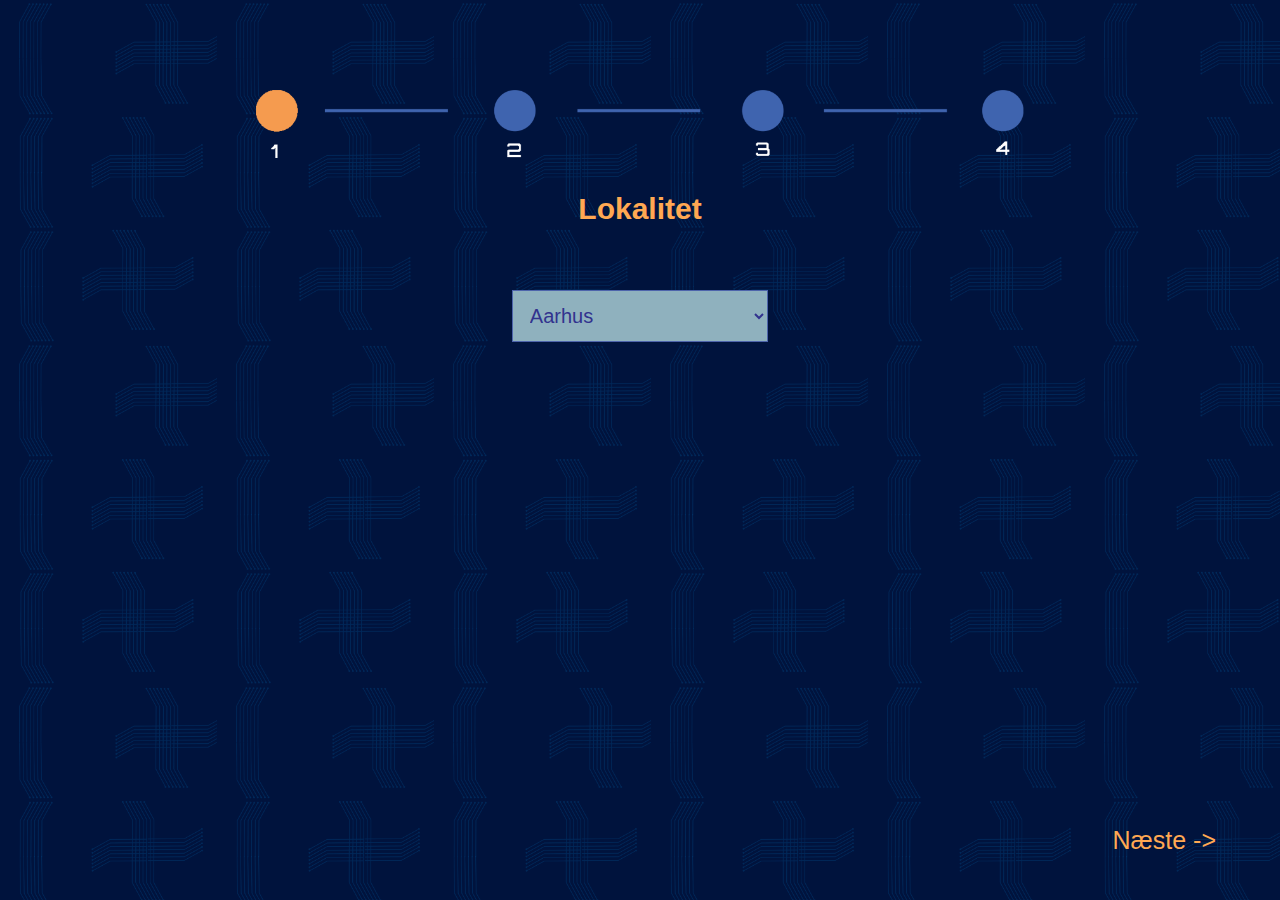
<file: booking.html>
<!DOCTYPE html>
<html lang="da">

<head>
    <meta charset="utf-8">
    <meta name="description" content="Limitless er en VR-café placeret i Aarhus og København der tilbyder massevis af spændende virtuel-reality-oplevelser, vi har noget for en hvér smag.">
    <!--HUSK AT UDFYLDE BESKRIVELSE TIL SEO -->
    <meta name="viewport" content="width=device-width, initial-scale=1.0">
    <title>Limitless</title>
    <link rel="stylesheet" href="css/style.css">
    <link rel="stylesheet" href="https://use.fontawesome.com/releases/v5.5.0/css/all.css" integrity="sha384-B4dIYHKNBt8Bc12p+WXckhzcICo0wtJAoU8YZTY5qE0Id1GSseTk6S+L3BlXeVIU" crossorigin="anonymous">
    <script src="https://ajax.googleapis.com/ajax/libs/jquery/3.3.1/jquery.min.js"></script>


</head>

<body>

<section class="booking">
<img class="btrin" src="images/trin_1.png">
  
  <h1 class="trin-overskrift"> Lokalitet</h1>
  
  <select>
  <option value="Aarhus">Aarhus</option>
  <option value="København">København</option>
  <option value="Odense">Odense</option>ste
</select>
    <a class="next" href="">Næste -></a>
   </section>
    <script src="js/script.js"></script>
</body>

</html>
</file>
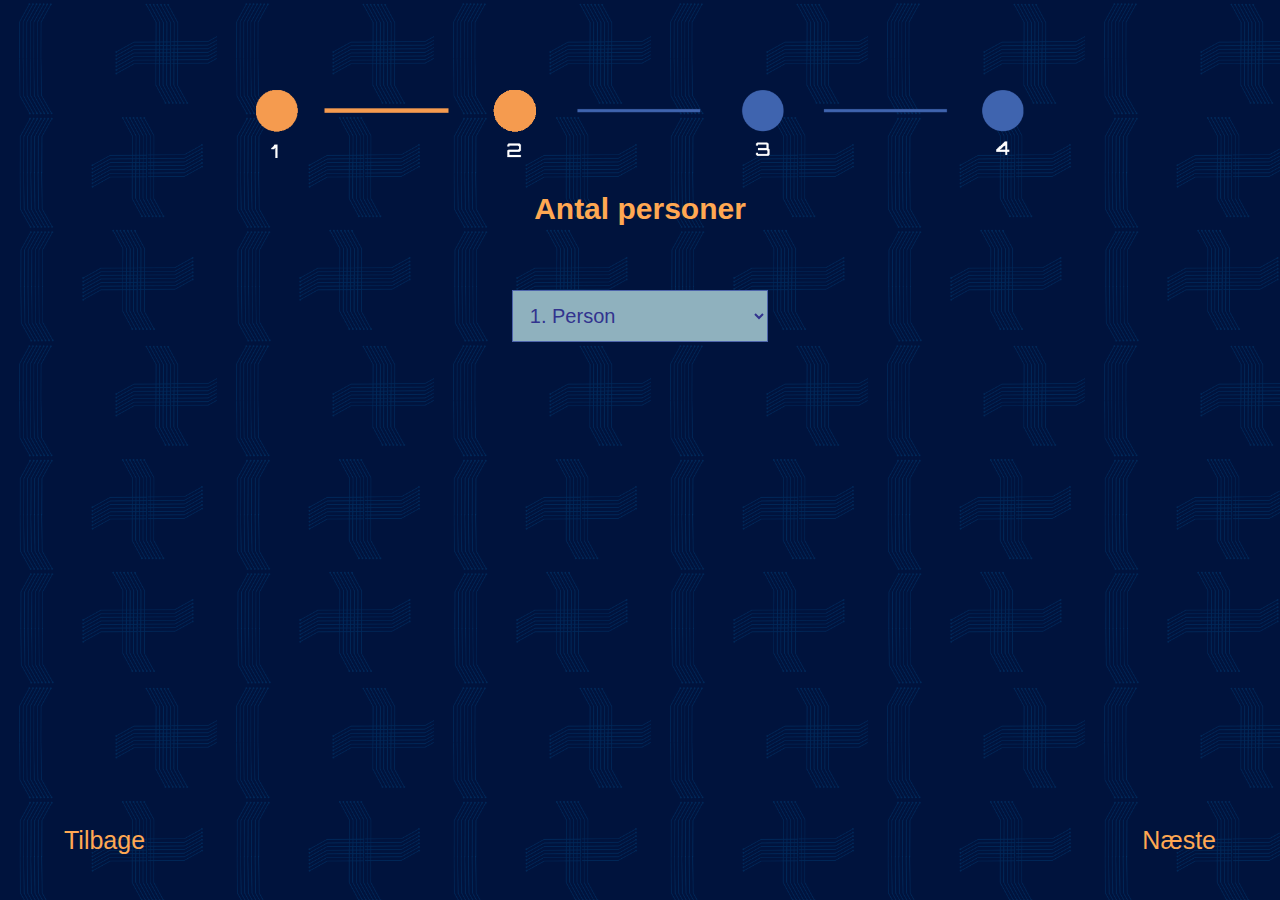
<file: trin-2.html>
<!DOCTYPE html>
<html lang="da">

<head>
    <meta charset="utf-8">
    <meta name="description" content="Limitless er en VR-café placeret i Aarhus og København der tilbyder massevis af spændende virtuel-reality-oplevelser, vi har noget for en hvér smag.">
    <!--HUSK AT UDFYLDE BESKRIVELSE TIL SEO -->
    <meta name="viewport" content="width=device-width, initial-scale=1.0">
    <title>Limitless</title>
    <link rel="stylesheet" href="css/style.css">
    <link rel="stylesheet" href="https://use.fontawesome.com/releases/v5.5.0/css/all.css" integrity="sha384-B4dIYHKNBt8Bc12p+WXckhzcICo0wtJAoU8YZTY5qE0Id1GSseTk6S+L3BlXeVIU" crossorigin="anonymous">
    <script src="https://ajax.googleapis.com/ajax/libs/jquery/3.3.1/jquery.min.js"></script>


</head>

<body>

<section class="booking">
<img class="btrin" src="images/trin_2.png">
  
  <h1 class="trin-overskrift"> Antal personer</h1>
  
  <select>
  <option value="1. person">1. Person</option>
  <option value="2. personer">2. Personer</option>
  <option value="3. personer">3. Personer</option>
  <option value="4. personer">4. Personer</option>
</select>
   <a class="back" href="booking.html">Tilbage</a>
    <a class="next" href="trin-3.html">Næste</a>
   </section>
    <script src="js/script.js"></script>
</body>

</html>
</file>
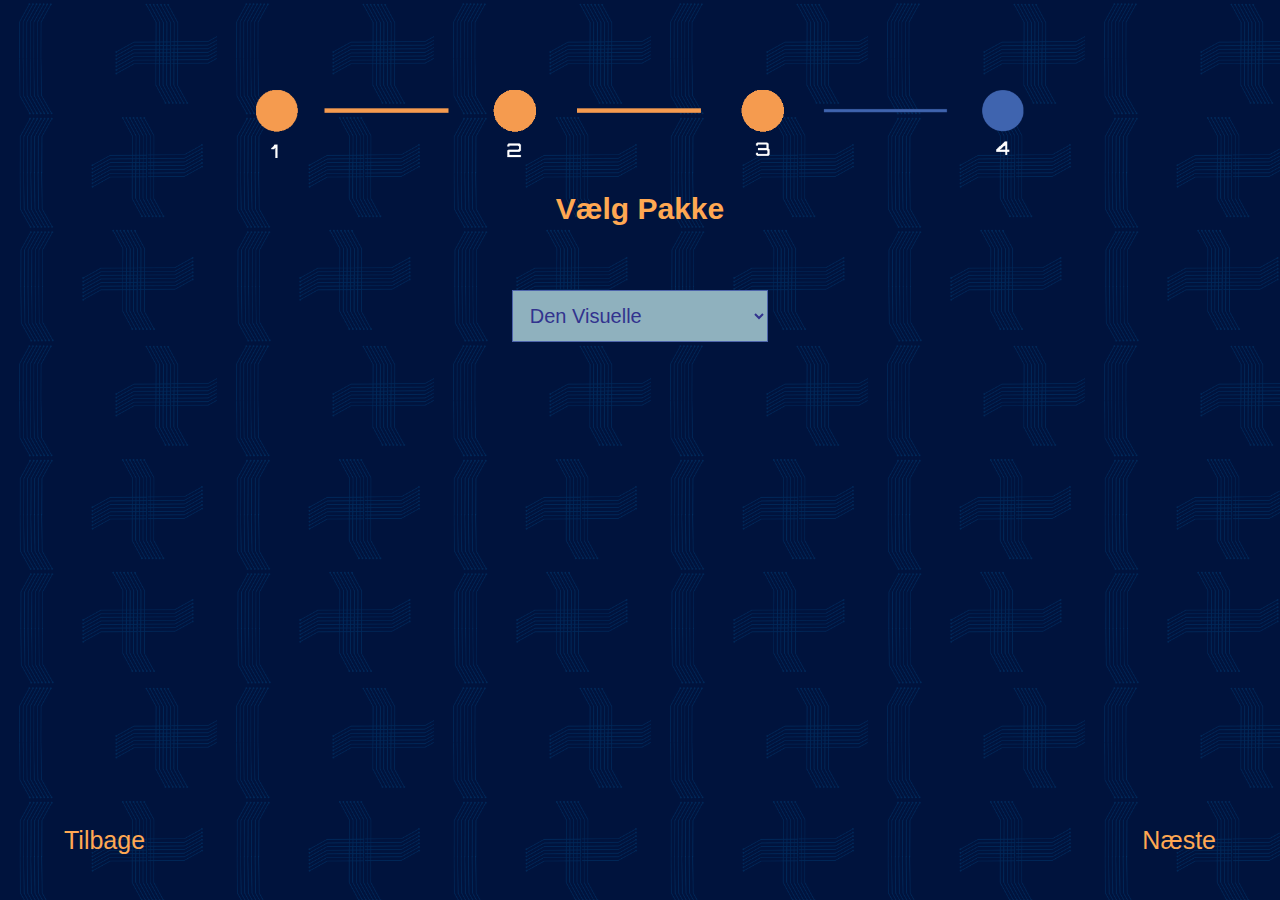
<file: trin-3.html>
<!DOCTYPE html>
<html lang="da">

<head>
    <meta charset="utf-8">
    <meta name="description" content="Limitless er en VR-café placeret i Aarhus og København der tilbyder massevis af spændende virtuel-reality-oplevelser, vi har noget for en hvér smag.">
    <!--HUSK AT UDFYLDE BESKRIVELSE TIL SEO -->
    <meta name="viewport" content="width=device-width, initial-scale=1.0">
    <title>Limitless</title>
    <link rel="stylesheet" href="css/style.css">
    <link rel="stylesheet" href="https://use.fontawesome.com/releases/v5.5.0/css/all.css" integrity="sha384-B4dIYHKNBt8Bc12p+WXckhzcICo0wtJAoU8YZTY5qE0Id1GSseTk6S+L3BlXeVIU" crossorigin="anonymous">
    <script src="https://ajax.googleapis.com/ajax/libs/jquery/3.3.1/jquery.min.js"></script>


</head>

<body>

    <section class="booking">
        <img class="btrin" src="images/trin_3.png">

        <h1 class="trin-overskrift"> Vælg Pakke</h1>

        <select id="myOptions">
            <option value="option1">Den Visuelle</option>
            <option value="option2">Intropakke</option>
            <option value="option3">Den Lille</option>
            <option value="option4">Den Store</option>

        </select>
        <div class="hiddenfield" id="demo1">
            <p>Kom i en visuel undervands oplevelse blandt havdyrene i THE BLUE og VR Worlds.
            </p>
            <p><b>Tid: 15 min.</b></p>
            <p><b>Pris: 100,- kr. pr. person</b></p>
        </div>
        <div class="hiddenfield" id="demo2">
            <p>Spil og oplevelser der er blevet sammensat af os, så du kan få den bedste start i VR.</p>
            <p><b>Tid: 25 min.</b></p>
            <p><b>Pris: 175,- kr. pr. person</b></p>
        </div>
        <div class="hiddenfield" id="demo3">
            <p>Frit valg af alle vores spil og oplevelser.</p>
            <p><b>Tid: 25 min.</b></p>
            <p><b>Pris: 150,- kr. pr. person</b></p>
        </div>
        <div class="hiddenfield" id="demo4">
            <p>Frit valg af alle vores spil og oplevelser.</p>
            <p><b>Tid: 55 min.</b></p>
            <p><b>Pris: 250,- kr. pr. person</b></p>
        </div>

        <a class="back" href="trin-2.html">Tilbage</a>
        <a class="next" href="trin-4.html">Næste</a>
    </section>

    <script src="js/script.js"></script>
</body>

</html>
</file>
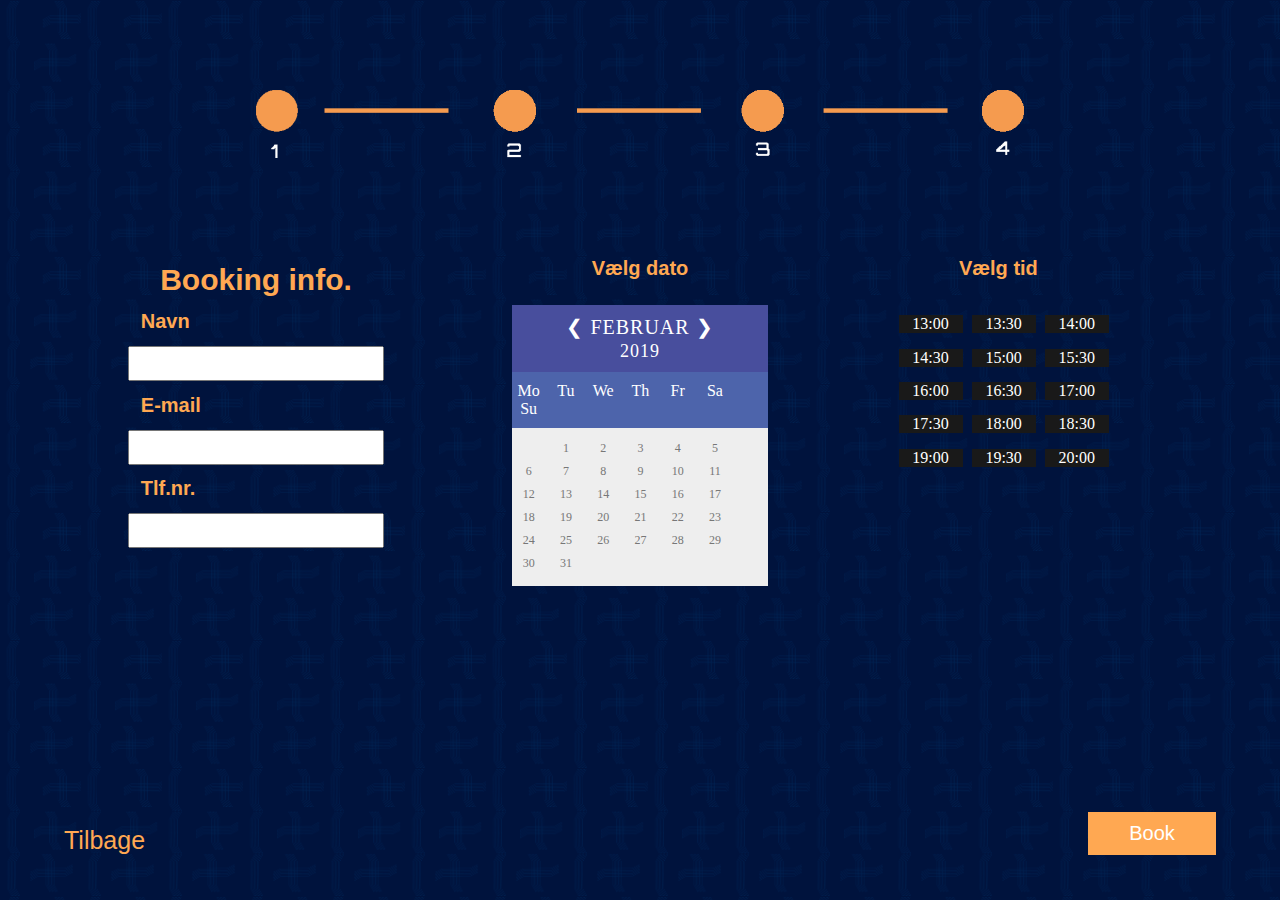
<file: trin-4.html>
<!DOCTYPE html>
<html lang="da">

<head>
    <meta charset="utf-8">
    <meta name="description" content="Limitless er en VR-café placeret i Aarhus og København der tilbyder massevis af spændende virtuel-reality-oplevelser, vi har noget for en hvér smag.">
    <!--HUSK AT UDFYLDE BESKRIVELSE TIL SEO -->
    <meta name="viewport" content="width=device-width, initial-scale=1.0">
    <title>Limitless</title>
    <link rel="stylesheet" href="css/style.css">
    <link rel="stylesheet" href="https://use.fontawesome.com/releases/v5.5.0/css/all.css" integrity="sha384-B4dIYHKNBt8Bc12p+WXckhzcICo0wtJAoU8YZTY5qE0Id1GSseTk6S+L3BlXeVIU" crossorigin="anonymous">
    <script src="https://ajax.googleapis.com/ajax/libs/jquery/3.3.1/jquery.min.js"></script>


</head>

<body>

    <section class="booking">
        <img class="btrin" src="images/trin_4.png">
        <div id="bookinginfo">
            <h1 class="trin-overskrift"> Booking info.</h1>

            <h2 class="udfyldnv">Navn</h2>
            <form class="navninfo" action="/action_page.php">
                <input type="text" name="FirstName"><br>
            </form>
            <h2 class="udfyldnv">E-mail</h2>
            <form class="navninfo" action="/action_page.php">
                <input type="text" name="LastName"><br>
            </form>
            <h2 class="udfyldnv">Tlf.nr.</h2>
            <form class="navninfo" action="/action_page.php">
                <input type="text" name="LastName"><br>
            </form>
        </div>

        <section id="kalender">
            <h2> Vælg dato</h2>
            <div class="month">
                <ul>
                   
                    <li>
                        &#10094; februar &#10095; <br>
                        <span style="font-size:18px">2019</span>
                    </li>
                </ul>
            </div>

            <ul class="weekdays">
                <li>Mo</li>
                <li>Tu</li>
                <li>We</li>
                <li>Th</li>
                <li>Fr</li>
                <li>Sa</li>
                <li>Su</li>
            </ul>

            <ul class="days">
                <li></li>
                <li>1</li>
                <li>2</li>
                <li>3</li>
                <li>4</li>
                <li>5</li>
                <li>6</li>
                <li>7</li>
                <li>8</li>
                <li>9</li>
                <li>10</li>
                <li>11</li>
                <li>12</li>
                <li>13</li>
                <li>14</li>
                <li>15</li>
                <li>16</li>
                <li>17</li>
                <li>18</li>
                <li>19</li>
                <li>20</li>
                <li>21</li>
                <li>22</li>
                <li>23</li>
                <li>24</li>
                <li>25</li>
                <li>26</li>
                <li>27</li>
                <li>28</li>
                <li>29</li>
                <li>30</li>
                <li>31</li>
            </ul>
        </section>
        <section id="vaelgtid">
            <h2>Vælg tid</h2>
            <ul class="tid">
                <li>13:00</li>
                <li>13:30</li>
                <li>14:00</li>
                <li>14:30</li>
                <li>15:00</li>
                <li>15:30</li>
                <li>16:00</li>
                <li>16:30</li>
                <li>17:00</li>
                <li>17:30</li>
                <li>18:00</li>
                <li>18:30</li>
                <li>19:00</li>
                <li>19:30</li>
                <li>20:00</li>
            </ul>
        </section>
        <a class="back" href="trin-3.html">Tilbage</a>
        <a class="done" href="index.html">Book</a>
    </section>
    <script src="js/script.js"></script>
</body>

</html>
</file>
<file: css/style.css>
/*global*/

* {
    box-sizing: border-box;
    margin: 0;
}

body {
    background-image: url(images/limitless-baggrundmindre.png);
    background-size: contain;
    overflow-x: hidden;

}

/*mellemrum imellem sections*/
section {
    margin-top: 10%;

}

/**box der slider ind animation**/
.come-in {
    transform: translateY(50px);
    animation: come-in 1.1s ease forwards;
}

.come-in:nth-child(odd) {
    animation-duration: 0.9s;
}

.already-visible {
    transform: translateY(0);
    animation: none;
}

@keyframes come-in {
    to {
        transform: translateY(0);
    }
}

/*tekst*/

@font-face {

    font-family: 'orbitron';
    src: url('orbitron-bold.otf') format:'otf';
}

h1,
h2,
h3,
h4,
h5,
h6 {
    font-family: 'orbitron', sans-serif;
    color: #ffa852;
}

h2,
h1 {
    margin: 5%;
}

p,
a {
    font-family: 'arial', sans-serif;
    color: white;
}

/*header*/

/*menu*/
#menu {
    display: none;
    position: absolute;
    padding-top: 3%;
    width: 100%;
}

#menu a {
    margin: 5%;
    text-decoration-line: none;
    font-family: 'orbitron', sans-serif;

}


a:hover {
    color: #ffa852;

}

/**åbningstider**/
.Schedule h2 {
    color: white;
    display: none;
    font-size: 15px;
}

/**mobile menu**/

.nav {
    height: 100%;
    width: 0;
    position: fixed;
    z-index: 1;
    top: 0;
    left: 0;
    background-color: black;
    opacity: .9;
    overflow-x: hidden;
    padding-top: 60px;
    transition: 0.7s;
}

.nav a {
    display: block;
    padding: 20px 30px;
    font-size: 20px;
    text-decoration: none;
}

.nav .close {
    position: absolute;
    top: 0;
    right: 40px;
    margin-left: 20px;
    font-size: 30px;
}

#contentmobile {
    padding: 20px;
    transition: margin-left 0.7s;
    overflow: hidden;
    width: 100%;
    position: absolute;
}

/*hero-image*/
#hero {
    position: relative;
    width: 100%;
    z-index: -1;
    opacity: 0.9;
    display: none;
}

#hero2 {
    width: 100%;
    display: none;
}

#hero3 {
    width: 100%;

}

#logo {
    position: absolute;
    width: 50%;
    top: 30%;
    left: 25%;
}

/*video - limitless*/

#video {
    width: 100%;

}

/*Om os*/

#omos {
    margin-top: 5%;
    margin-bottom: 5%;
    width: 100%;
}


#vrgameplay {
    width: 100%;
    border-style: solid;
    border-width: 7px;
    border-color: #001a3e;

}

#flex {
    display: flex;
    flex-flow: wrap;
    flex-direction: row;
    justify-content: space-evenly;
}

#flex p {
    margin: 5%;
}

/*til menu knap*/

.tiltop {
    display: none;
    position: absolute;
    right: 5%;
    width: 6%;
    margin: 1%;

}

/*infograpic*/
#infographic img {
    display: block;
    margin-left: auto;
    margin-right: auto;
    position: relative;
    width: 100%;
}

#infographic p {
    margin: 5%;

}

#infographic h2 {
    font-size: 29px;
    margin-top: 20%;
}

/*spil/oplevelser*/

.overskrift h3 {
    font-family: 'orbitron', sans-serif;
    text-align: center;
    padding: 6px;
}

#spilboks {
    display: flex;
    flex-flow: wrap;
    flex-direction: row;
    justify-content: space-evenly;

}

#spilbeskriv {
    margin: 5%;
}

.beskriv {
    margin: 5%;
}

.spil {
    width: 80%;
    background-color: #4d64ab;
    margin-top: 5%;
}

.players {
    font-family: 'orbitron', sans-serif;
    color: #ffa852;
    padding: 6px;
    margin: 5%;

}

.trailer {
    width: 100%;
}

/**pakker**/

#pakpris {
    margin-left: 5%;
    width: 70%;
}

#pakkerpriser {
    display: flex;
    flex-direction: row;
    flex-flow: wrap;
    justify-content: space-evenly;
}

.pakke {
    width: 316px;
    height: 300px;
    background-color: #4d64ab;
    margin: 30px;
}

.pakke h3 {
    text-align: center;
    padding-top: 6%;
}

.button {
    text-align: center;
    width: 40%;
    padding: 10px;
    background-color: #ffa852;
    color: white;
    font-family: 'orbitron', sans-serif;
    font-size: 20px;
    margin-left: 30%;
    margin-right: 30%;
}

.pakke h3 {
    margin: 5%;
}

.intropakke {
    color: black;
    background-color: #8fabe7;
    padding-bottom: 15%;
    padding-top: 10%;
    text-align: center;
}

.ned {
    color: black;
    background-color: #8fabe7;
    padding-bottom: 7%;
    text-align: center;
}

.intropakke p {
    width: 70%;
    margin-left: auto;
    margin-right: auto;
    color: black;
}

.flexthis {
    display: flex;
    justify-content: space-between;
}

.flexthis p {
    margin: 5%;
}

.pakke a {
    text-decoration: none;
}

.pakke a:hover {
    /*kommer senere*/
}

/*footer*/
footer #smlogo {
    color: white;
}

#smlogo i {
    margin: 5%;
}


footer h3 {
    font-size: 15px;
}

footer p {
    font-size: 10px;
}


footer {

    display: flex;
    flex-wrap: wrap;
    flex-direction: column;
    justify-content: space-evenly;
    background-color: rgba(77, 100, 171, 0.6);
    margin-top: 60px;
    text-align: center;
}

footer div {
    padding: 10px;
}

footer h3 {
    margin-bottom: 10px
}

/*booking style*/

.btrin {
    position: absolute;
    width: 60%;
    top: 10%;
    left: 20%;
}

.trin-overskrift {
    text-align: center;
    margin-top: 15%;
}



.booking h1 {
    font-size: 30px;
}

select {
    position: relative;
    width: 20%;
    padding: 1%;
    left: 40%;
    background-color: #8fb1be;
    border-color: #4d64ab;
    font-size: 20px;
    color: #32338e;
}

.next {
    position: absolute;
    text-decoration: none;
    font-family: 'orbitron', sans-serif;
    font-size: 25px;
    color: #ffa852;
    bottom: 5%;
    right: 5%;

}

.back {
    position: absolute;
    text-decoration: none;
    font-family: 'orbitron', sans-serif;
    font-size: 25px;
    color: #ffa852;
    bottom: 5%;
    left: 5%;
}

.next:hover {
    color: #4d64ab;
}

.back:hover {
    color: #4d64ab;
}

/*style option liste trin3*/

.hiddenfield {
    display: none;
}

.hiddenfield p {
    position: relative;
    width: 20%;
    left: 40%;
    margin-top: 2%;
}

/*style booking trin 4*/
#bookinginfo {
    position: absolute;
    top: 25%;
    left: 10%;
    width: 20%;
}

.navninfo input {
    height: 35px;
    width: 100%;
    color: #32338e;
}

.udfyldnv {
    font-size: 20px;
}

.done {
    text-align: center;
    width: 10%;
    padding: 10px;
    background-color: #ffa852;
    color: white;
    font-family: 'orbitron', sans-serif;
    font-size: 20px;
    position: absolute;
    text-decoration: none;
     bottom: 5%;
    right: 5%;
     transition: transform .3s;
}
.done:hover {
    color: white;
    transform: scale(1.2);
}


/*kalender https://www.w3schools.com/howto/tryit.asp?filename=tryhow_css_calendar*/
#kalender {
    position: absolute;
    left: 40%;
    width: 20%;
    top: 20%;
    margin-top: 5%;
}

#kalender h2 {
    text-align: center;
    font-size: 20px;
    margin-bottom: 10%;
    width: 90%;
}

.month {
    padding: 10px 5px;
    width: 100%;
    background:#484e9d;
    text-align: center;
}

.month ul {
    margin: 0;
    padding: 0;
    list-style-type: none;
}

.month ul li {
    color: white;
    font-size: 20px;
    text-transform: uppercase;
    letter-spacing: 1px;
}



.weekdays {
    margin: 0;
    padding: 10px 0;
    background-color:#4d64ab;
}

.weekdays li {
    display: inline-block;
    width: 13%;
    color: white;
    text-align: center;
}

.days {
    padding: 10px 0;
    background: #eee;
    margin: 0;
}

.days li {
    list-style-type: none;
    display: inline-block;
    width: 13%;
    text-align: center;
    margin-bottom: 5px;
    font-size: 12px;
    color: #777;
}

.days li:hover {
    background-color: #df9a55;
    color: white;
}

/*trin 4 vælg tid*/
#vaelgtid {
    position: absolute;
    right: 10%;
    top: 20%;
    margin-top: 5%;
    width: 20%;
}

#vaelgtid h2 {
    font-size: 20px;
    text-align: center;
     width: 70%;
}

.tid {
    padding: 10px 0;
}

.tid li {
    text-align: center;
    list-style-type: none;
    display: inline-block;
    width: 25%;
    margin: 1%;
    margin-top: 5%;
    background-color: #191919;
    color: white;
}

.tid li:hover {
    background-color: #df9a55;
}


/*taplet*/
@media (min-width:420px) {

    /*hero*/

    #menu a {
        font-size: 25px;
    }

    #video {
        width: 100%;
    }

    #logo {
        width: 50%;
        margin-left: auto;
        margin-right: auto;
    }

    #hero3 {
        display: none;
        width: 100%;
    }

    #hero2 {
        display: block;
    }


    /*infographic*/
    #infographic img {
        display: block;
        margin-left: auto;
        margin-right: auto;
        position: relative;
        width: 400px;
    }

    /*åbningstider*/
    .Schedule {
        margin-top: 1px;
        display: none;
    }



    /*spil/oplevelser*/


    .spil {
        width: 45%;

    }

    @media (min-width:800px) {
        #hero {
            display: none;

        }

        #logo {
            width: 25%;
            top: 15%;
            left: 60%;
        }

        .tiltop {
            display: block;
        }

        #video {
            width: 100%;
        }

        /*åbningstider*/
        .Schedule {
            position: absolute;
            top: 35%;
            right: 5%;
            width: 20%;
        }

        .Schedule h2 {
            display: block;

        }
    }

    /*PC*/
    @media (min-width:1025px) {

        /*menu*/
        #menu {
            display: block;


        }

        #contentmobile {
            display: none;
        }

        /*video*/

        #video {
            width: 80%;
            display: block;
            margin-left: auto;
            margin-right: auto;

        }

        /*åbningstider*/
        .Schedule {
            top: 90%;
            width: 25%;
            right: 7%;
        }

        /****alle tekster indrammet til desktop så det ser pænt ud****/
        #samlettext {
            width: 40%;

        }

        #samlettext p,
        h2 {
            width: 60%;
        }

        #infographic {
            display: flex;
            flex-direction: row-reverse;
            justify-content: space-between;
        }

        #infobillede {
            height: 40%;
            margin-left: 10%;
        }

        #samltext {
            width: 50%;
            margin-left: 4%;
            margin-bottom: 5%;
        }

        /*hero*/
        #hero {
            display: block;
            width: 100%;
            margin-right: 0;
        }

        #hero2 {
            display: none;
            width: 100%;
            margin-right: 0;
        }

        #logo {
            width: 20%;
            top: 40%;
            left: 65%;
        }




        /*om os bro*/
        #indhold {
            width: 35%;
        }

        #omos {
            display: flex;
            flex-wrap: wrap;
            align-content: space-between;
        }

        #omos img {
            width: 80%;
            margin-left: 10%;
            margin-top: 17%;
        }


        /*infographic*/

        /****alle tekster indrammet til desktop så det ser pænt ud****/
        #samlettext {
            width: 50%;
        }


        #infographic {
            display: flex;
            flex-direction: row-reverse;
            justify-content: space-between;
        }

        #infobillede {
            height: 40%;
            margin-left: 10%;
            margin-top: 15%;
        }

        #menu a {
            margin: 4%;
            font-size: 15px;
        }


        /*spil/oplevelser*/
        .spil {
            width: 30%;
            margin: 5%;
        }

        #textconspil {
            width: 60%;
            margin-left: 5%;
        }



        /*pakker*/

        /* Hover scale animation taget fra https://www.w3schools.com/howto/howto_css_zoom_hover.asp */
        .button {
            transition: transform .3s;
        }

        .button:hover {
            transform: scale(1.2);
        }

        #pakcontext {
            width: 60%;
            margin-left: 5%;
        }

        #pakkerpriser {
            display: flex;
            width: 70%;
            margin-left: auto;
            margin-right: auto;

        }

        footer {
            display: flex;
            flex-wrap: wrap;
            flex-direction: row;
            justify-content: space-evenly;
        }

    }
</file>
